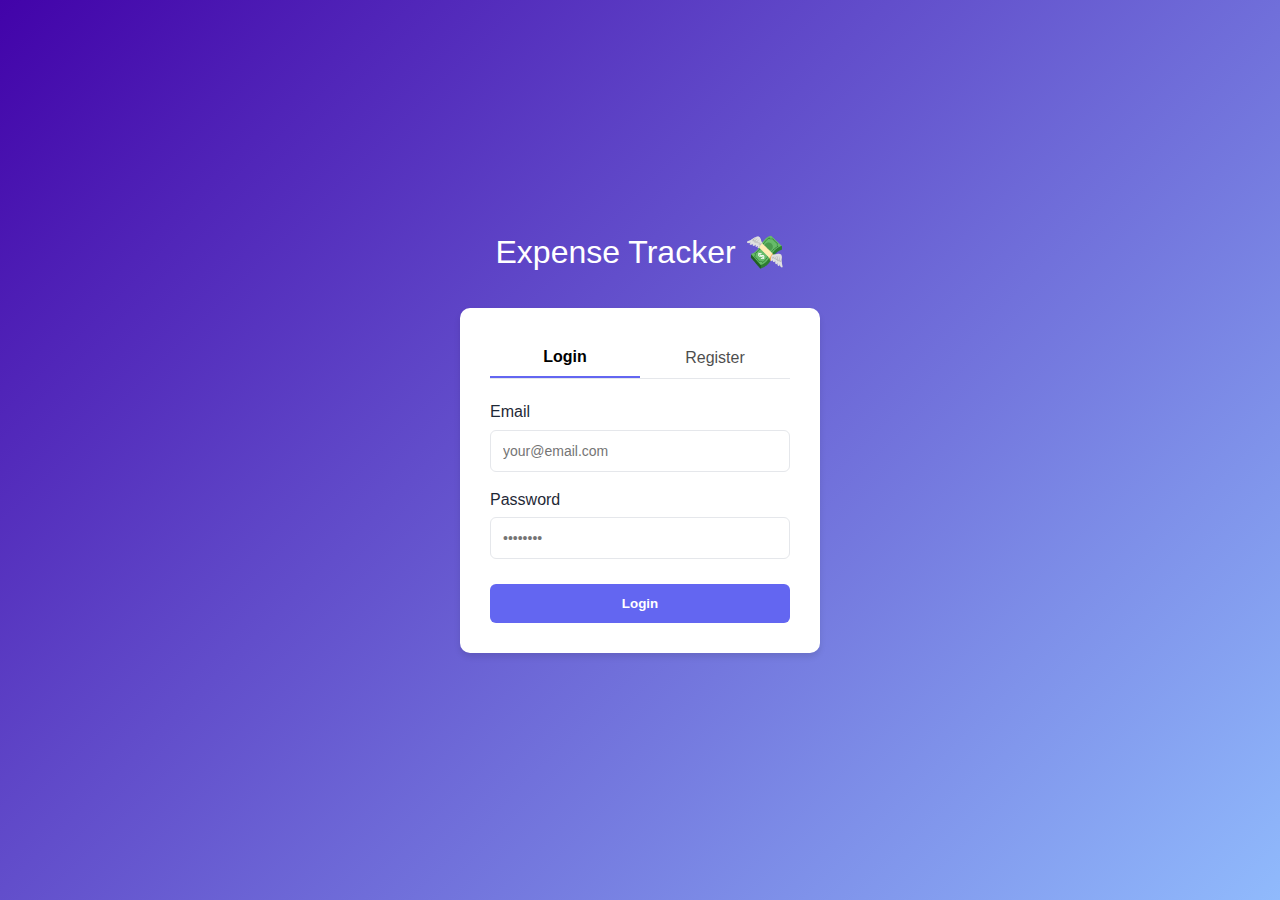
<file: index.html>
<!DOCTYPE html>
<html lang="en">
  <head>
    <meta charset="UTF-8" />
    <meta name="viewport" content="width=device-width, initial-scale=1.0" />
    <title>Expense Tracker 💸</title>
    <link rel="stylesheet" href="style.css" />
  </head>

  <body>
    <!-- Navigation -->
    <nav class="navbar">
      <div class="container">
        <div class="mobile-menu-toggle">
          <span></span>
          <span></span>
          <span></span>
       </div>
        <a href="index.html" class="navbar-brand">
          <span class="logo-icon">💸</span> Expense Tracker
        </a>
        <ul class="navbar-nav">
          <li class="nav-item">
            <a href="index.html" class="nav-link active">Dashboard</a>
          </li>
          <li class="nav-item">
            <a href="about.html" class="nav-link">About</a>
          </li>
          <li class="nav-item">
            <a href="blog.html" class="nav-link">Blog</a>
          </li>
          <li class="nav-item">
            <a href="contact.html" class="nav-link">Contact</a>
          </li>
        </ul>
        <div class="user-menu">
          <div class="avatar">
            <span id="avatar-letter">R</span>
          </div>
          <div class="dropdown-menu">
            <span id="username">User</span>
            <button id="logout-btn" class="btn-logout">Logout</button>
          </div>
        </div>
      </div>
    </nav>

    <div class="container">
      <div class="dashboard">
        <div class="card summary-card">
          <div class="summary-header">
            <h2>Monthly Summary</h2>
            <span>May 2025</span>
          </div>
          <div class="total-amount">$1,250.00</div>
          <p>Total expenses this month</p>
          <button class="btn btn-primary" id="toggle-form">
            + Add Expenses
          </button>
        </div>
        <div class="card chart-card">
          <h2>Expenses by Category</h2>
          <div class="chart-container">
            <div class="pie-chart" id="pie-chart"></div>
            <div class="chart-legend">
              <div class="legend-item">
                <div
                  class="legend-color"
                  style="background-color: var(--primary)"
                ></div>
                <span>Food (30%)</span>
              </div>
              <div class="legend-item">
                <div
                  class="legend-color"
                  style="background-color: var(--secondary)"
                ></div>
                <span>Transport (25%)</span>
              </div>
              <div class="legend-item">
                <div
                  class="legend-color"
                  style="background-color: var(--warning)"
                ></div>
                <span>Rent (15%)</span>
              </div>
              <div class="legend-item">
                <div
                  class="legend-color"
                  style="background-color: var(--info)"
                ></div>
                <span>Other (30%)</span>
              </div>
            </div>
          </div>
        </div>
      </div>

      <div id="expense-form-card" style="display: none" class="card">
        <form id="expense-form">
          <div class="form-group">
            <label for="description">Description</label>
            <input type="text" id="description" class="form-control" required />
          </div>
          <div class="form-group">
            <label for="amount">Amount</label>
            <input
              type="number"
              id="amount"
              class="form-control"
              step="0.01"
              min="0"
              required
            />
          </div>
          <div class="form-group">
            <label for="category">Category</label>
            <select id="category" class="form-control" required>
              <option value="Food">Food</option>
              <option value="Transport">Transport</option>
              <option value="Rent">Rent</option>
              <option value="Entertainment">Entertainment</option>
              <option value="Other">Other</option>
            </select>
          </div>
          <div class="form-group">
            <label for="expense-date">Date</label>
            <input
              type="date"
              id="expense-date"
              class="form-control"
              required
            />
          </div>
          <div class="form-actions">
            <button type="submit" class="btn btn-primary">Save Expense</button>
            <button type="button" id="cancel-expense" class="btn">
              Cancel
            </button>
          </div>
        </form>
      </div>

      <div
        id="date-range-picker"
        class="card"
        style="display: none; margin-bottom: 20px"
      >
        <h3>Select Date Range</h3>
        <div class="date-range-form">
          <div class="form-group">
            <label for="start-date">Start Date</label>
            <input type="date" id="start-date" class="form-control" />
          </div>
          <div class="form-group">
            <label for="end-date">End Date</label>
            <input type="date" id="end-date" class="form-control" />
          </div>
          <button id="apply-date-range" class="btn btn-primary">Apply</button>
        </div>
      </div>

      <div class="expenses-list">
        <div class="expenses-header">
          <h2>Recent Expenses</h2>
          <div class="filter-container">
            <select class="filter-select">
              <option>All Categories</option>
              <option>Food</option>
              <option>Transport</option>
              <option>Rent</option>
              <option>Entertainment</option>
            </select>
            <select class="filter-select" data-filter="period">
              <option>This Month</option>
              <option>Last Month</option>
              <option>Last 3 Months</option>
              <option>Custom Range</option>
            </select>
          </div>
        </div>

        <div class="card">
          <table>
            <thead>
              <tr>
                <th>Date</th>
                <th>Category</th>
                <th>Description</th>
                <th>Amount</th>
                <th>Actions</th>
              </tr>
            </thead>
            <tbody>
              <tr>
                <td>May 20, 2025</td>
                <td><span class="category-badge food">Food</span></td>
                <td>Grocery shopping</td>
                <td>$85.50</td>
                <td>
                  <div class="action-buttons">
                    <div class="btn-icon btn-edit">✏️</div>
                    <div class="btn-icon btn-delete">🗑️</div>
                  </div>
                </td>
              </tr>
              <tr>
                <td>May 19, 2025</td>
                <td><span class="category-badge transport">Transport</span></td>
                <td>Uber ride</td>
                <td>$24.75</td>
                <td>
                  <div class="action-buttons">
                    <div class="btn-icon btn-edit">✏️</div>
                    <div class="btn-icon btn-delete">🗑️</div>
                  </div>
                </td>
              </tr>
            </tbody>
          </table>
        </div>
      </div>
    </div>
    <div id="toast" class="toast"></div>
    <script src="script.js"></script>
  </body>
</html>
</file>
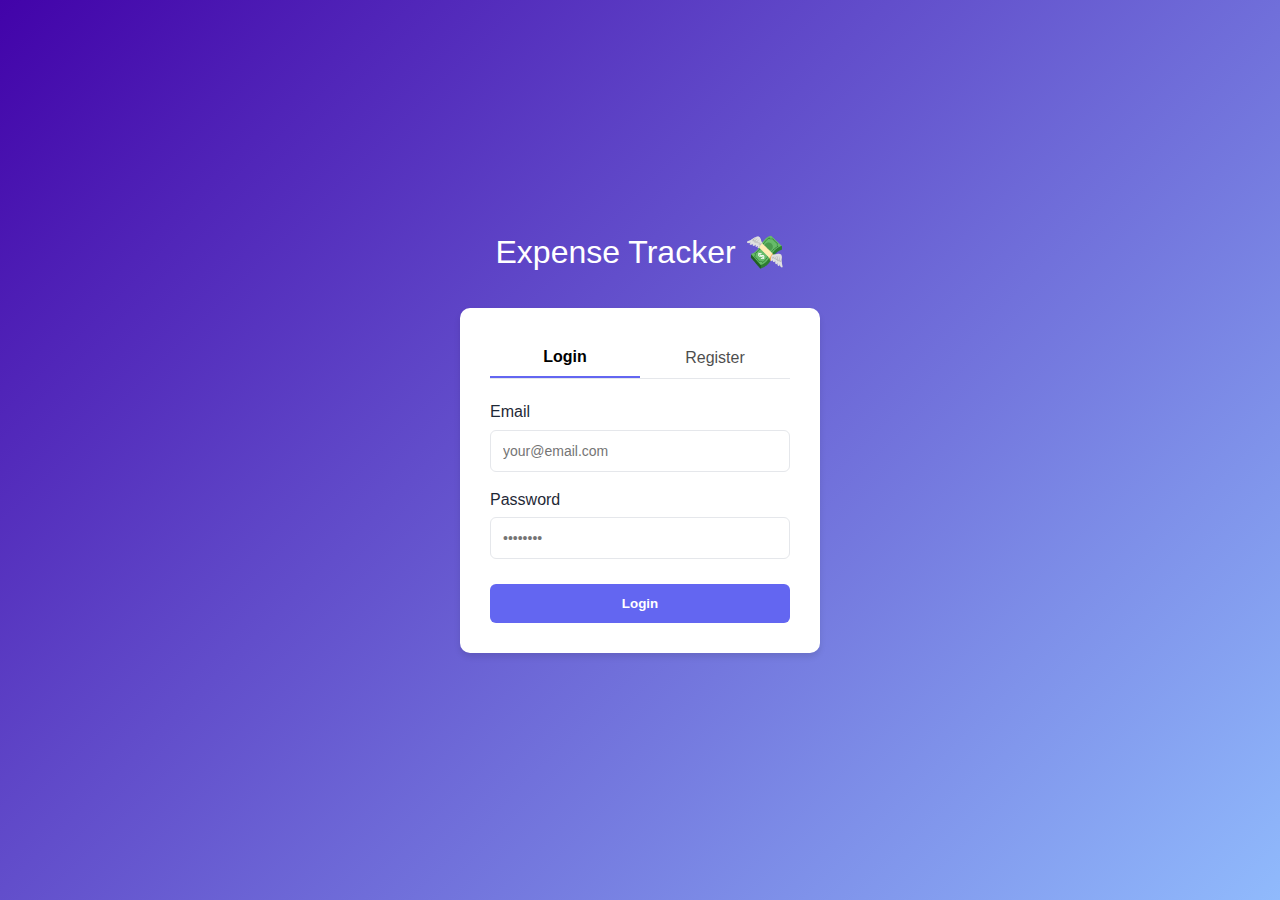
<file: about.html>
<!DOCTYPE html>
<html lang="en">
<head>
  <meta charset="UTF-8">
  <meta name="viewport" content="width=device-width, initial-scale=1.0">
  <title>About - Expense Tracker 💸</title>
  <link rel="stylesheet" href="style.css">
  <style>
    .about-container {
      max-width: 800px;
      margin: 0 auto;
    }
    
    .features {
      display: grid;
      grid-template-columns: repeat(auto-fill, minmax(250px, 1fr));
      gap: 20px;
      margin-top: 20px;
    }
    
    .feature-card {
      background-color: var(--light);
      padding: 20px;
      border-radius: 8px;
      text-align: center;
    }
    
    .feature-card i {
      font-size: 36px;
      color: var(--primary);
      margin-bottom: 15px;
      display: block;
    }
    
    .feature-card h3 {
      margin-bottom: 10px;
      color: var(--dark);
    }
    
    .feature-card p {
      color: var(--gray);
      font-size: 14px;
    }
    
    .team {
      display: grid;
      grid-template-columns: repeat(auto-fill, minmax(200px, 1fr));
      gap: 20px;
      margin-top: 20px;
    }
    
    .team-member {
      text-align: center;
    }
    
    .team-avatar {
      width: 120px;
      height: 120px;
      border-radius: 50%;
      background-color: var(--primary);
      display: flex;
      align-items: center;
      justify-content: center;
      margin: 0 auto 15px;
      color: white;
      font-size: 48px;
      font-weight: bold;
    }
    
    .team-member h3 {
      margin-bottom: 5px;
      color: var(--dark);
    }
    
    .team-member p {
      color: var(--gray);
      font-size: 14px;
      margin-bottom: 10px;
    }
  </style>
</head>
<body>
  <!-- Navigation -->
  <nav class="navbar">
    <div class="container">
        <div class="mobile-menu-toggle">
           <span></span>
           <span></span>
           <span></span>
       </div>
      <a href="index.html" class="navbar-brand">
        <span class="logo-icon">💸</span> Expense Tracker
      </a>
      <ul class="navbar-nav">
        <li class="nav-item"><a href="index.html" class="nav-link">Dashboard</a></li>
        <li class="nav-item"><a href="about.html" class="nav-link active">About</a></li>
        <li class="nav-item"><a href="blog.html" class="nav-link">Blog</a></li>
        <li class="nav-item"><a href="contact.html" class="nav-link">Contact</a></li>
      </ul>
      <div class="user-menu">
        <div class="avatar">
          <span id="avatar-letter">U</span>
        </div>
        <div class="dropdown-menu">
          <span id="username">User</span>
          <button id="logout-btn" class="btn-logout">Logout</button>
        </div>
      </div>
    </div>
  </nav>

  <div class="container">
    <div class="about-container">
      <div class="page-header">
        <h1>About Expense Tracker</h1>
        <p>Your personal finance companion for a better financial future</p>
      </div>
      
      <div class="card section">
        <h2>Our Mission</h2>
        <p>At Expense Tracker, we believe that financial freedom starts with awareness. Our mission is to empower individuals to take control of their finances by providing simple, intuitive tools for tracking expenses and making informed financial decisions.</p>
        <p>Founded in 2023, Expense Tracker has helped thousands of users gain insights into their spending habits, set realistic budgets, and achieve their financial goals.</p>
      </div>
      
      <div class="card section">
        <h2>Key Features</h2>
        <div class="features">
          <div class="feature-card">
            <i>📊</i>
            <h3>Expense Tracking</h3>
            <p>Easily log and categorize your daily expenses to understand where your money goes.</p>
          </div>
          
          <div class="feature-card">
            <i>📈</i>
            <h3>Visual Analytics</h3>
            <p>Get insightful charts and reports to visualize your spending patterns over time.</p>
          </div>
          
          <div class="feature-card">
            <i>🔒</i>
            <h3>Secure Storage</h3>
            <p>Your financial data is securely stored and accessible only to you.</p>
          </div>
          
          <div class="feature-card">
            <i>📱</i>
            <h3>Mobile Friendly</h3>
            <p>Access your expense data on any device, anytime, anywhere.</p>
          </div>
          
          <div class="feature-card">
            <i>🔔</i>
            <h3>Budget Alerts</h3>
            <p>Set budget limits and receive notifications when you're approaching them.</p>
          </div>
          
          <div class="feature-card">
            <i>🌙</i>
            <h3>Dark Mode</h3>
            <p>Easy on the eyes with our customizable dark mode interface.</p>
          </div>
        </div>
      </div>
      
      <div class="card section">
        <h2>Our Team</h2>
        <p>Expense Tracker is built by a passionate team of finance experts and developers dedicated to creating the best personal finance tool.</p>
        
        <div class="team">
          <div class="team-member">
            <div class="team-avatar" style="background-color: var(--primary);">J</div>
            <h3>John Smith</h3>
            <p>Founder & CEO</p>
          </div>
          
          <div class="team-member">
            <div class="team-avatar" style="background-color: var(--secondary);">J</div>
            <h3>Joy Onyechege</h3>
            <p>Lead Developer</p>
          </div>
          
          <div class="team-member">
            <div class="team-avatar" style="background-color: var(--warning);">M</div>
            <h3>Michael Chen</h3>
            <p>Financial Advisor</p>
          </div>
        </div>
      </div>
      
      <div class="card section">
        <h2>Our Story</h2>
        <p>Expense Tracker began as a personal project by our founder, John Smith, who was frustrated with the complexity of existing financial tools. What started as a simple spreadsheet evolved into a comprehensive expense tracking application designed to be both powerful and easy to use.</p>
        <p>Today, Expense Tracker is used by individuals and families worldwide who want to gain control over their finances without the steep learning curve of traditional accounting software.</p>
        <p>We're constantly improving our platform based on user feedback and the latest financial management best practices. Our goal is to make financial management accessible to everyone, regardless of their financial literacy level.</p>
      </div>
    </div>
  </div>

  <div id="toast" class="toast"></div>
  <script src="script.js"></script>
</body>
</html>
</file>
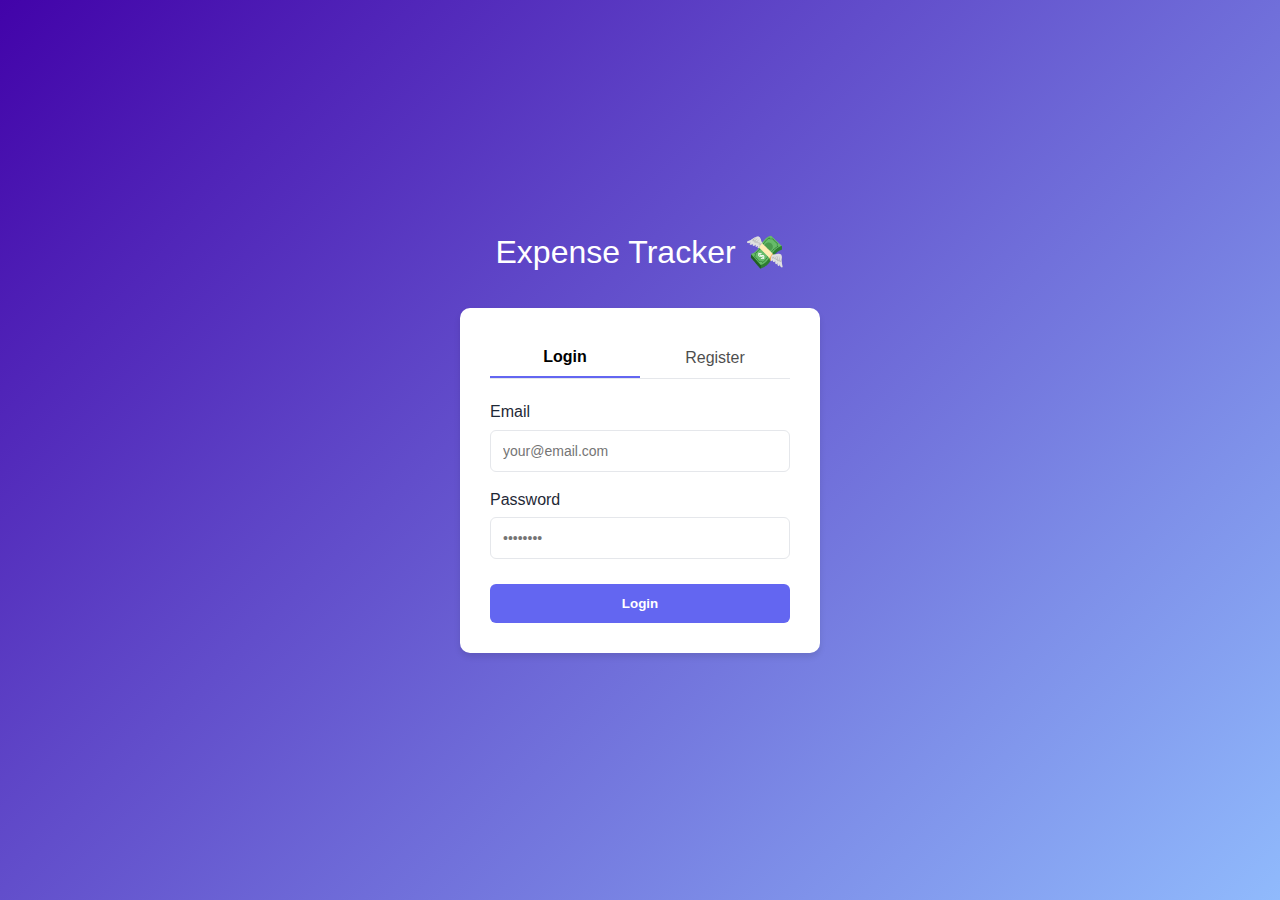
<file: blog.html>
<!DOCTYPE html>
<html lang="en">
<head>
  <meta charset="UTF-8">
  <meta name="viewport" content="width=device-width, initial-scale=1.0">
  <title>Blog - Expense Tracker 💸</title>
  <link rel="stylesheet" href="style.css">
  <style>
    .blog-container {
      max-width: 1000px;
      margin: 0 auto;
    }
    
    .blog-grid {
      display: grid;
      grid-template-columns: repeat(auto-fill, minmax(300px, 1fr));
      gap: 30px;
    }
    
    .blog-card {
      background-color: white;
      border-radius: 10px;
      overflow: hidden;
      box-shadow: 0 2px 10px rgba(0, 0, 0, 0.1);
      transition: transform 0.3s, box-shadow 0.3s;
      cursor: pointer;
    }
    
    .blog-card:hover {
      transform: translateY(-5px);
      box-shadow: 0 5px 15px rgba(0, 0, 0, 0.2);
    }
    
    .blog-image {
      height: 200px;
      background-color: var(--light);
      display: flex;
      align-items: center;
      justify-content: center;
      font-size: 48px;
    }
    
    .blog-content {
      padding: 20px;
    }
    
    .blog-category {
      display: inline-block;
      padding: 5px 10px;
      background-color: var(--light);
      color: var(--primary);
      border-radius: 20px;
      font-size: 12px;
      margin-bottom: 10px;
    }
    
    .blog-title {
      font-size: 20px;
      margin-bottom: 10px;
      color: var(--dark);
    }
    
    .blog-excerpt {
      color: var(--gray);
      margin-bottom: 15px;
      line-height: 1.5;
    }
    
    .blog-meta {
      display: flex;
      justify-content: space-between;
      color: var(--gray);
      font-size: 14px;
      border-top: 1px solid var(--light);
      padding-top: 15px;
    }
    
    .blog-post {
      background-color: white;
      border-radius: 10px;
      padding: 30px;
      box-shadow: 0 2px 10px rgba(0, 0, 0, 0.1);
      margin-bottom: 30px;
    }
    
    .blog-post-header {
      margin-bottom: 20px;
    }
    
    .blog-post-title {
      font-size: 28px;
      color: var(--primary);
      margin-bottom: 10px;
    }
    
    .blog-post-meta {
      display: flex;
      justify-content: space-between;
      color: var(--gray);
      font-size: 14px;
      margin-bottom: 20px;
    }
    
    .blog-post-content {
      line-height: 1.8;
      color: var(--dark);
    }
    
    .blog-post-content p {
      margin-bottom: 20px;
    }
    
    .blog-post-content h3 {
      color: var(--primary);
      margin: 30px 0 15px;
    }
    
    .blog-post-content ul {
      margin-bottom: 20px;
      padding-left: 20px;
    }
    
    .blog-post-content li {
      margin-bottom: 10px;
    }
    
    .back-to-blogs {
      display: inline-block;
      margin-bottom: 20px;
      color: var(--primary);
      text-decoration: none;
      font-weight: 500;
    }
    
    .back-to-blogs:hover {
      text-decoration: underline;
    }
  </style>
</head>
<body>
  <!-- Navigation -->
  <nav class="navbar">
    <div class="container">
        <div class="mobile-menu-toggle">
           <span></span>
           <span></span>
           <span></span>
       </div>
      <a href="index.html" class="navbar-brand">
        <span class="logo-icon">💸</span> Expense Tracker
      </a>
      <ul class="navbar-nav">
        <li class="nav-item"><a href="index.html" class="nav-link">Dashboard</a></li>
        <li class="nav-item"><a href="about.html" class="nav-link">About</a></li>
        <li class="nav-item"><a href="blog.html" class="nav-link active">Blog</a></li>
        <li class="nav-item"><a href="contact.html" class="nav-link">Contact</a></li>
      </ul>
      <div class="user-menu">
        <div class="avatar">
          <span id="avatar-letter">U</span>
        </div>
        <div class="dropdown-menu">
          <span id="username">User</span>
          <button id="logout-btn" class="btn-logout">Logout</button>
        </div>
      </div>
    </div>
  </nav>

  <div class="container">
    <div class="blog-container">
      <!-- Blog List View -->
      <div id="blog-list-view">
        <div class="page-header">
          <h1>Financial Insights Blog</h1>
          <p>Tips, tricks, and strategies to improve your financial health</p>
        </div>
        
        <div class="blog-grid">
          <!-- Blog Card 1 -->
          <div class="blog-card" data-blog-id="1">
            <div class="blog-image" style="background-color: #e0e7ff;">
              💸
            </div>
            <div class="blog-content">
              <span class="blog-category">Budgeting</span>
              <h2 class="blog-title">5 Simple Steps to Create a Budget That Actually Works</h2>
              <p class="blog-excerpt">Learn how to create a realistic budget that you can actually stick to with these practical tips.</p>
              <div class="blog-meta">
                <span>May 25, 2025</span>
                <span>5 min read</span>
              </div>
            </div>
          </div>
          
          <!-- Blog Card 2 -->
          <div class="blog-card" data-blog-id="2">
            <div class="blog-image" style="background-color: #d1fae5;">
              📊
            </div>
            <div class="blog-content">
              <span class="blog-category">Saving</span>
              <h2 class="blog-title">The 50/30/20 Rule: Simplify Your Financial Life</h2>
              <p class="blog-excerpt">Discover how the 50/30/20 budgeting rule can help you balance necessities, wants, and savings.</p>
              <div class="blog-meta">
                <span>May 18, 2025</span>
                <span>4 min read</span>
              </div>
            </div>
          </div>
          
          <!-- Blog Card 3 -->
          <div class="blog-card" data-blog-id="3">
            <div class="blog-image" style="background-color: #fef3c7;">
              🏠
            </div>
            <div class="blog-content">
              <span class="blog-category">Housing</span>
              <h2 class="blog-title">Rent vs. Buy: Making the Right Housing Decision</h2>
              <p class="blog-excerpt">Analyze the pros and cons of renting versus buying a home based on your financial situation.</p>
              <div class="blog-meta">
                <span>May 10, 2025</span>
                <span>7 min read</span>
              </div>
            </div>
          </div>
          
          <!-- Blog Card 4 -->
          <div class="blog-card" data-blog-id="4">
            <div class="blog-image" style="background-color: #dbeafe;">
              📱
            </div>
            <div class="blog-content">
              <span class="blog-category">Technology</span>
              <h2 class="blog-title">Top 10 Apps to Help You Save Money in 2025</h2>
              <p class="blog-excerpt">Explore the best mobile apps that can help you track expenses, find deals, and grow your savings.</p>
              <div class="blog-meta">
                <span>May 5, 2025</span>
                <span>6 min read</span>
              </div>
            </div>
          </div>
          
          <!-- Blog Card 5 -->
          <div class="blog-card" data-blog-id="5">
            <div class="blog-image" style="background-color: #dcfce7;">
              🌱
            </div>
            <div class="blog-content">
              <span class="blog-category">Investing</span>
              <h2 class="blog-title">Investing for Beginners: Start Growing Your Wealth Today</h2>
              <p class="blog-excerpt">Learn the basics of investing and how to start building wealth even with a small amount of money.</p>
              <div class="blog-meta">
                <span>April 28, 2025</span>
                <span>8 min read</span>
              </div>
            </div>
          </div>
          
          <!-- Blog Card 6 -->
          <div class="blog-card" data-blog-id="6">
            <div class="blog-image" style="background-color: #fee2e2;">
              🛒
            </div>
            <div class="blog-content">
              <span class="blog-category">Shopping</span>
              <h2 class="blog-title">Smart Shopping: How to Save Money on Everyday Purchases</h2>
              <p class="blog-excerpt">Discover practical strategies to reduce your spending on groceries, clothing, and other essentials.</p>
              <div class="blog-meta">
                <span>April 20, 2025</span>
                <span>5 min read</span>
              </div>
            </div>
          </div>
        </div>
      </div>
      
      <!-- Blog Post View -->
      <div id="blog-post-view" style="display: none;">
        <a href="#" class="back-to-blogs" id="back-to-blogs">← Back to all articles</a>
        
        <div class="blog-post card">
          <div class="blog-post-header">
            <h1 class="blog-post-title">5 Simple Steps to Create a Budget That Actually Works</h1>
            <div class="blog-post-meta">
              <span>By John Smith</span>
              <span>May 25, 2025</span>
            </div>
          </div>
          
          <div class="blog-post-content">
            <p>Creating a budget is one thing, but sticking to it is another challenge entirely. Many people create detailed budgets only to abandon them within weeks. The key to a successful budget isn't just about crunching numbers—it's about creating a realistic plan that aligns with your lifestyle and financial goals.</p>
            
            <p>In this article, we'll walk through five simple steps to create a budget that you can actually maintain over the long term.</p>
            
            <h3>1. Track Your Current Spending</h3>
            <p>Before you can create an effective budget, you need to understand where your money is currently going. Use the Expense Tracker app to record all your expenses for at least one month. Categorize each expense and look for patterns in your spending habits.</p>
            <p>This step is crucial because it gives you a realistic picture of your financial habits. Many people underestimate how much they spend in certain categories, especially on small, frequent purchases like coffee or dining out.</p>
            
            <h3>2. Identify Your Financial Goals</h3>
            <p>A budget without purpose is just a list of restrictions. Define what you're trying to achieve with your budget:</p>
            <ul>
              <li>Are you saving for a down payment on a house?</li>
              <li>Do you want to pay off credit card debt?</li>
              <li>Are you building an emergency fund?</li>
              <li>Are you saving for retirement or your children's education?</li>
            </ul>
            <p>Having clear goals will help you stay motivated when budgeting gets challenging.</p>
            
            <h3>3. Use the 50/30/20 Rule as a Starting Point</h3>
            <p>The 50/30/20 rule provides a simple framework for allocating your income:</p>
            <ul>
              <li><strong>50% for needs:</strong> Essential expenses like housing, utilities, groceries, and transportation</li>
              <li><strong>30% for wants:</strong> Non-essential spending like dining out, entertainment, and hobbies</li>
              <li><strong>20% for savings and debt repayment:</strong> Building your emergency fund, investing, and paying down debt</li>
            </ul>
            <p>This rule is flexible—you can adjust the percentages based on your personal situation and financial goals.</p>
            
            <h3>4. Choose a Budgeting Method That Fits Your Personality</h3>
            <p>There's no one-size-fits-all approach to budgeting. Consider these popular methods:</p>
            <ul>
              <li><strong>Zero-based budgeting:</strong> Give every dollar a job until your income minus expenses equals zero</li>
              <li><strong>Envelope system:</strong> Allocate cash to different spending categories using physical envelopes</li>
              <li><strong>Pay yourself first:</strong> Automatically transfer money to savings before budgeting the rest</li>
              <li><strong>50/30/20 budget:</strong> Allocate by needs, wants, and savings as described above</li>
            </ul>
            <p>The best budgeting method is the one you'll actually stick with, so choose based on your preferences and habits.</p>
            
            <h3>5. Review and Adjust Regularly</h3>
            <p>A budget isn't a set-it-and-forget-it tool. Schedule monthly budget reviews to assess your progress and make necessary adjustments. Life changes, income fluctuates, and priorities shift—your budget should evolve accordingly.</p>
            <p>During your review, ask yourself:</p>
            <ul>
              <li>Did I stay within my budget categories?</li>
              <li>If not, why? Were my allocations unrealistic, or did unexpected expenses arise?</li>
              <li>Am I making progress toward my financial goals?</li>
              <li>Do I need to adjust any categories for next month?</li>
            </ul>
            <p>This regular review process helps you refine your budget over time, making it increasingly effective and sustainable.</p>
            
            <h3>Conclusion</h3>
            <p>Creating a budget that works isn't about perfection—it's about progress. By tracking your spending, setting clear goals, using a flexible framework, choosing the right method, and reviewing regularly, you'll develop a budget that helps you take control of your finances rather than feeling controlled by them.</p>
            <p>Remember that budgeting is a skill that improves with practice. Be patient with yourself, celebrate small wins, and keep refining your approach until you find what works for you.</p>
          </div>
        </div>
      </div>
    </div>
  </div>

  <div id="toast" class="toast"></div>
  <script src="script.js"></script>

  <script>
     document.addEventListener('DOMContentLoaded', function() {
        // Blog functionality
        const blogCards = document.querySelectorAll('.blog-card');
        const blogListView = document.getElementById('blog-list-view');
        const blogPostView = document.getElementById('blog-post-view');
        const backToBlogsBtn = document.getElementById('back-to-blogs');

        //Blog post data
        const blogPosts = {
            1: {
                title: "5 Simple Steps to Create a Budget That Actually Works",
                author: "John Smith",
                date: "May 25 2025",
                category: "Budgeting",
                content: document.querySelector('.blog-post-content').innerHTML
            },
            2: {
                title: "The 50/30/20 Rule: Simplify Your Financial Life",
                author: "Sarah Johnson",
                date: "May 18, 2025",
                category: "Saving",
                content: ` 
                 <p>Managing your money doesn't have to be complicated. The 50/30/20 rule offers a straightforward approach to budgeting that can help anyone take control of their finances without getting lost in the details.</p>

                 <p>This budgeting method, popularized by Senator Elizabeth Warren in her book "All Your Worth: The Ultimate Lifetime Money Plan," divides your after-tax income into three simple categories: needs, wants, and savings/debt repayment.</p>

                 <h3>Understanding the 50/30/20 Rule</h3>
                 <ul>
                   <li><strong>50% to Needs:</strong> These are essential expenses you can't avoid—housing, utilities, groceries, transportation, minimum debt payments, and insurance.</li>
                   <li><strong>30% to Wants:</strong> These are non-essential expenses that enhance your lifestyle—dining out, entertainment, hobbies, subscriptions, and vacations.</li>
                   <li><strong>20% to Savings and Debt Repayment:</strong> This portion goes toward building your financial future—emergency fund, retirement accounts, investments, and paying down debt beyond minimum payments.</li> 
                 </ul>

                 <h3>Why the 50/30/20 Rule Works</h3>
                 <p>This budgeting approach is effective for several reasons:</p>
                 <ul>
                    <li><strong>Simplicity:</strong> With just three categories to track, you avoid the tedious task of monitoring dozens of specific budget lines.</li>
                    <li><strong>Flexibility:</strong> Within each category, you have freedom to adjust spending as needed without reworking your entire budget.</li>
                    <li><strong>Balance:</strong> It acknowledges that both financial responsibility (needs and savings) and quality of life (wants) are important.</li>
                    <li><strong>Sustainability:</strong> By allowing room for enjoyment while prioritizing necessities and future goals, it creates a budget you can maintain long-term.</li>
                 </ul>

                 <h3>Implementing the 50/30/20 Rule</h3>
                 <p>Follow these steps to apply this budgeting method to your finances:</p>

                 <h3>Step 1: Calculate Your After-Tax Income</h3>
                 <p>Start with your take-home pay—what remains after taxes and mandatory deductions. If you're self-employed, subtract your estimated tax payments from your gross income.</p>
        
                 <h3>Step 2: Calculate Your Category Limits</h3>
                 <p>Multiply your after-tax income by 0.5, 0.3, and 0.2 to determine your spending limits for needs, wants, and savings/debt repayment, respectively.</p>
        
                 <h3>Step 3: Track Your Spending</h3>
                 <p>Use the Expense Tracker app to categorize your expenses and see how your actual spending compares to the 50/30/20 targets.</p>
        
                 <h3>Step 4: Make Adjustments</h3>
                 <p>If your current spending doesn't align with the recommended percentages, identify areas where you can make changes:</p>
                 <ul>
                    <li>If you're spending more than 50% on needs, consider downsizing your housing, refinancing loans, or finding ways to reduce essential costs.</li>
                    <li>If wants exceed 30%, look for less expensive alternatives or eliminate subscriptions and services you rarely use.</li>
                    <li>If you're saving less than 20%, try automating transfers to savings accounts on payday before you have a chance to spend the money.</li>
                 </ul>

                 <h3>Conclusion</h3>
                 <p>The 50/30/20 rule provides a simple framework that can help you balance current needs, lifestyle choices, and future financial security. By focusing on these broad categories rather than micromanaging every expense, you can create a sustainable budget that guides your financial decisions without dominating your life.</p>
                 <p>Remember that budgeting is personal—the right approach is the one that helps you meet your financial goals while still enjoying your life along the way.</p>
                `
            },
            3: {
                title: "Rent vs. Buy: Making the Right Housing Decision",
                author: "Michael Chen",
                date: "May 10, 2025",
                category: "Housing",
                content: ` 
                  <p>The decision to rent or buy a home is one of the most significant financial choices you'll make. While conventional wisdom often suggests that buying is always better than renting, the reality is more nuanced. The right choice depends on your financial situation, lifestyle preferences, and long-term goals.</p>
        
                  <p>In this article, we'll explore the factors you should consider when deciding whether to rent or buy, helping you make an informed decision that aligns with your personal circumstances.</p>
        
                  <h3>Financial Considerations</h3>
        
                  <h3>1. Upfront Costs</h3>
                  <p><strong>Renting:</strong> Typically requires first and last month's rent plus a security deposit—usually equivalent to 1-3 months of rent.</p>
                  <p><strong>Buying:</strong> Requires a down payment (typically 3-20% of the home price), closing costs (2-5%), and moving expenses. This can amount to tens of thousands of dollars upfront.</p>
        
                  <h3>2. Ongoing Costs</h3>
                  <p><strong>Renting:</strong> Monthly rent, renter's insurance, and sometimes utilities. Costs are predictable and maintenance is the landlord's responsibility.</p>
                  <p><strong>Buying:</strong> Mortgage payment, property taxes, homeowner's insurance, utilities, maintenance, and repairs. The rule of thumb is to budget 1-4% of your home's value annually for maintenance and repairs.</p>
        
                  <h3>3. Equity Building</h3>
                  <p><strong>Renting:</strong> No equity building; your monthly payments don't contribute to ownership.</p>
                  <p><strong>Buying:</strong> Each mortgage payment builds equity in your home, creating a form of forced savings.</p>
        
                  <h3>4. Investment Potential</h3>
                  <p><strong>Renting:</strong> Frees up capital that could be invested elsewhere, potentially generating higher returns than real estate in some markets.</p>
                  <p><strong>Buying:</strong> Home value may appreciate over time, but returns vary widely by location and economic conditions. Real estate isn't always the best investment.</p>
        
                  <h3>Lifestyle Considerations</h3>
        
                  <h3>1. Flexibility</h3>
                  <p><strong>Renting:</strong> Offers flexibility to relocate when your lease ends without the burden of selling a property.</p>
                  <p><strong>Buying:</strong> Creates roots in a community but makes moving more complicated and potentially costly.</p>
        
                  <h3>2. Customization</h3>
                  <p><strong>Renting:</strong> Limited ability to customize or renovate the space.</p>
                  <p><strong>Buying:</strong> Freedom to renovate, decorate, and modify your home to suit your preferences.</p>
        
                  <h3>3. Stability</h3>
                  <p><strong>Renting:</strong> Subject to rent increases and the possibility of having to move if the landlord sells or doesn't renew your lease.</p>
                  <p><strong>Buying:</strong> Provides stability with fixed-rate mortgages and protection from rising housing costs (though property taxes and insurance may increase).</p>
        
                  <h3>Conclusion</h3>
                  <p>The rent vs. buy decision isn't simply about what you can afford—it's about what makes the most sense for your financial goals and lifestyle preferences. Neither option is inherently better; the right choice depends on your individual circumstances.</p>
                  <p>Take time to analyze both the financial and non-financial aspects of each option. Consider consulting with a financial advisor who can help you evaluate the long-term implications of your housing decision based on your specific situation.</p>
                  <p>Remember that your housing needs will likely change throughout your life, and what makes sense today might not be the right choice in five or ten years. The key is making an informed decision that supports your current needs while aligning with your long-term financial goals.</p>
                `
            },
            4: {
                title: "Top 10 Apps to Helps You Save Money in 2025",
                author: "Alex Rivera",
                date: "May 5, 2025",
                category: "Technology",
                content: ` 
                  <p>In today's digital age, your smartphone can be one of your most powerful tools for managing finances and finding savings opportunities. With the right apps, you can automate savings, track expenses, find deals, and make smarter financial decisions with minimal effort.</p>

                  <p>Here's our roundup of the top 10 money-saving apps that are making waves in 2025:</p>

                  <h3>1. Expense Tracker Pro</h3>
                  <p>Our own Expense Tracker app has evolved into a comprehensive financial management tool that helps you visualize spending patterns, set budgets, and identify areas where you can cut back. The Pro version now includes AI-powered insights that predict future expenses and suggest personalized saving opportunities.</p>
                  <p><strong>Best for:</strong> Comprehensive expense tracking and budget management</p>

                  <h3>2. RoundUp</h3>
                  <p>This micro-saving app rounds up your purchases to the nearest dollar and invests the difference. The latest version includes themed investment portfolios aligned with your values, from sustainable energy to education technology.</p>
                  <p><strong>Best for:</strong> Painless saving and investing without changing your spending habits</p>

                  <h3>3. BillSlasher</h3>
                  <p>This AI-powered negotiation assistant analyzes your recurring bills (cable, internet, phone, insurance) and either negotiates better rates on your behalf or suggests comparable alternatives at lower prices. Users report average savings of $350 annually.</p>
                  <p><strong>Best for:</strong> Reducing monthly bills without the hassle of negotiating yourself</p>

                  <h3>4. GrocerySaver</h3>
                  <p>This app combines local grocery store flyers, digital coupons, and cashback offers in one place. Its meal planning feature suggests recipes based on sale items, helping you save on groceries while reducing food waste.</p>
                  <p><strong>Best for:</strong> Maximizing grocery savings without extreme couponing</p>

                  <h3>5. CommuteCash</h3>
                  <p>This innovative app rewards sustainable commuting choices. Walk, bike, carpool, or use public transit to earn points redeemable for gift cards, transit passes, or cash. Some employers now offer bonus incentives through the platform.</p>
                  <p><strong>Best for:</strong> Saving on transportation costs while reducing your carbon footprint</p>

                  <h3>6. SubscriptionManager</h3>
                  <p>This app identifies all your subscriptions across multiple payment methods and helps you cancel unused services with a single tap. It also highlights overlapping services and negotiates better rates on subscriptions you want to keep.</p>
                  <p><strong>Best for:</strong> Eliminating subscription waste and preventing "forgotten" recurring charges</p>

                  <h3>7. CashbackMaximizer</h3>
                  <p>This app aggregates cashback offers across multiple platforms and automatically applies the best available deal when you shop online. It also stacks cashback with coupon codes and credit card rewards for maximum savings.</p>
                  <p><strong>Best for:</strong> Maximizing returns on online shopping without managing multiple cashback accounts</p>

                  <h3>8. EnergyMinimizer</h3>
                  <p>Connect this app to your smart home devices to receive personalized recommendations for reducing energy consumption. It analyzes your usage patterns and can automatically adjust settings to save electricity during peak pricing periods.</p>
                  <p><strong>Best for:</strong> Reducing utility bills through smarter energy usage</p>
        
                  <h3>9. SecondhandScout</h3>
                  <p>This app searches multiple secondhand marketplaces (eBay, Facebook Marketplace, Poshmark, etc.) to find the best deals on items you're looking for. Set alerts for specific items and receive notifications when they become available at your target price.</p>
                  <p><strong>Best for:</strong> Saving money by buying quality used items instead of new</p>
        
                  <h3>10. LoyaltyWallet</h3>
                  <p>This app centralizes all your loyalty programs and points in one place, tracks expiration dates, and suggests optimal redemption strategies. It also identifies opportunities to earn bonus points through special promotions or partner offers.</p>
                  <p><strong>Best for:</strong> Maximizing value from loyalty programs without keeping track of multiple accounts</p>

                  <h3>How to Choose the Right Apps for You</h3>
                  <p>While all these apps offer valuable money-saving features, trying to use too many simultaneously can become overwhelming. Consider your financial goals and pain points to select 2-3 apps that address your specific needs:</p>
                  <ul>
                    <li>If you struggle with budgeting and overspending, prioritize Expense Tracker Pro</li>
                    <li>If saving consistently is your challenge, RoundUp might be your best starting point</li>
                    <li>If you're already budget-conscious but want to maximize deals, focus on CashbackMaximizer or GrocerySaver</li>
                  </ul>

                  <h3>Privacy Considerations</h3>
                  <p>When using financial apps, always review privacy policies and security features. Look for apps that use bank-level encryption, don't sell your personal data, and allow you to control what information is shared. Remember that convenience sometimes comes with privacy trade-offs, so choose apps that align with your comfort level regarding data sharing.</p>
        
                  <h3>Conclusion</h3>
                  <p>The right combination of money-saving apps can help you build better financial habits, identify savings opportunities, and make your money work harder for you. By leveraging technology to automate and optimize your finances, you can achieve your financial goals faster without spending hours managing your money manually.</p>
                  <p>What are your favorite money-saving apps? Share your experiences in the comments below!</p>
                `
            },
            5: {
                title: "Investing for Beginners: Start Growing Your Wealth Today",
                author: "Priya Patel",
                date: "April 28, 2025",
                category: "Investing",
                content: ` 
                  <p>Investing can seem intimidating if you're just getting started, but it doesn't have to be. With a solid understanding of the basics and a strategic approach, anyone can begin building wealth through investments—even with a modest amount of money.</p>

                  <p>This guide will walk you through the essential steps to start your investing journey with confidence.</p>

                  <h3>Why Start Investing Now?</h3>
                  <p>The most powerful advantage any investor has is time. Thanks to compound interest—what Einstein allegedly called the "eighth wonder of the world"—even small investments can grow significantly over decades.</p>
                  <p>For example, if you invest $100 monthly with an average annual return of 7%, you'll have:</p>
                  <ul>
                    <li>After 10 years: ~$17,300 (your contribution: $12,000)</li>
                    <li>After 20 years: ~$52,000 (your contribution: $24,000)</li>
                    <li>After 30 years: ~$122,700 (your contribution: $36,000)</li>
                  </ul>
                  <p>The earlier you start, the more your money works for you rather than you working for your money.</p>

                  <h3>Step 1: Set Clear Financial Goals</h3>
                  <p>Before investing a single dollar, define what you're investing for:</p>
                  <ul>
                    <li><strong>Retirement:</strong> The most common long-term investment goal</li>
                    <li><strong>Major purchase:</strong> Home down payment, education, etc.</li>
                    <li><strong>Financial independence:</strong> Building wealth to have more choices</li>
                    <li><strong>Legacy:</strong> Creating wealth to pass on to future generations</li>
                  </ul>
                  <p>Your goals will determine your investment timeline, risk tolerance, and appropriate investment vehicles.</p>

                  <h3>Step 2: Create a Solid Financial Foundation</h3>
                  <p>Before diving into investments, ensure you have:</p>
                  <ul>
                    <li>An emergency fund covering 3-6 months of essential expenses</li>
                    <li>No high-interest debt (like credit cards)</li>
                    <li>A budget that allows for consistent investing</li>
                  </ul>
                  <p>Investing shouldn't come at the expense of financial stability. Use your Expense Tracker app to ensure you're allocating funds appropriately.</p>

                  <h3>Step 3: Understand Investment Vehicles</h3>
                  <p>Here are the most common investment options for beginners:</p>
        
                  <h3>Retirement Accounts</h3>
                  <p><strong>401(k)/403(b):</strong> Employer-sponsored retirement plans that often include matching contributions (free money!). Contributions are typically pre-tax, reducing your current tax burden.</p>
                  <p><strong>IRA (Individual Retirement Account):</strong> Personal retirement accounts that come in two main varieties:</p>
                  <ul>
                    <li><strong>Traditional IRA:</strong> Tax-deductible contributions with taxes paid upon withdrawal</li>
                    <li><strong>Roth IRA:</strong> After-tax contributions with tax-free growth and withdrawals</li>
                  </ul>

                  <h3>Investment Types</h3>
                  <p><strong>Index Funds:</strong> Collections of stocks or bonds that track a specific market index (like the S&P 500). They offer instant diversification, low fees, and historically reliable returns.</p>
                  <p><strong>ETFs (Exchange-Traded Funds):</strong> Similar to index funds but traded like stocks throughout the day. They offer flexibility, tax efficiency, and often have lower minimum investments.</p>
                  <p><strong>Mutual Funds:</strong> Professionally managed collections of stocks, bonds, or other securities. They offer diversification but typically have higher fees than index funds.</p>
                  <p><strong>Individual Stocks:</strong> Shares of ownership in specific companies. They offer potential for high returns but come with higher risk and require more research.</p>
                  <p><strong>Bonds:</strong> Loans to governments or corporations that pay regular interest. They generally offer lower returns but higher stability than stocks.</p>

                  <h3>Step 4: Determine Your Asset Allocation</h3>
                  <p>Asset allocation—how you divide your investments among stocks, bonds, and other assets—is one of the most important factors in your investment success.</p>
                  <p>A common rule of thumb is to subtract your age from 110 to determine your stock percentage. For example, if you're 30, you might aim for 80% stocks and 20% bonds. This balances growth potential with stability.</p>
                  <p>However, your personal risk tolerance and goals should influence this decision. If market volatility keeps you up at night, a more conservative allocation might be appropriate.</p>

                  <h3>Step 5: Choose a Platform and Start Investing</h3>
                  <p>Several user-friendly platforms make investing accessible to beginners:</p>
                  <ul>
                    <li><strong>Robo-advisors:</strong> Automated platforms that create and manage a diversified portfolio based on your goals and risk tolerance. Examples include Betterment, Wealthfront, and Vanguard Digital Advisor.</li>
                    <li><strong>Brokerage accounts:</strong> Traditional platforms that offer more control over your investments. Popular options include Fidelity, Charles Schwab, and Vanguard.</li>
                    <li><strong>Micro-investing apps:</strong> Platforms that allow you to start with very small amounts, often by rounding up purchases. Examples include Acorns and Stash.</li>
                  </ul>
                  <p>When choosing a platform, consider fees, minimum investment requirements, available investment options, and educational resources.</p>

                  <h3>Step 6: Implement a Consistent Investment Strategy</h3>
                  <p>For most beginners, dollar-cost averaging is the most effective strategy:</p>
                  <ol>
                    <li>Decide how much you can invest regularly (monthly or with each paycheck)</li>
                    <li>Set up automatic transfers to your investment account</li>
                    <li>Invest according to your predetermined asset allocation</li>
                    <li>Rebalance your portfolio annually to maintain your target allocation</li>
                  </ol>
                  <p>This approach removes emotion from investing and helps you avoid the pitfalls of trying to time the market.</p>

                  <h3>Common Beginner Mistakes to Avoid</h3>
                  <ul>
                   <li><strong>Trying to time the market:</strong> Even professional investors rarely succeed at this consistently.</li>
                   <li><strong>Checking your investments daily:</strong> This can lead to emotional decisions based on short-term fluctuations.</li>
                   <li><strong>Investing in things you don't understand:</strong> If you can't explain how an investment works, it's probably not right for you yet.</li>
                   <li><strong>Neglecting fees:</strong> High fees can significantly reduce your returns over time.</li>
                   <li><strong>Failing to diversify:</strong> Putting too much money in a single company or sector increases your risk.</li>
                 </ul>
        
                 <h3>Conclusion</h3>
                 <p>Investing isn't about getting rich quickly—it's about building wealth consistently over time. By starting with clear goals, understanding basic investment principles, and implementing a disciplined strategy, you can begin growing your wealth regardless of your current financial situation.</p>
                 <p>Remember that investing is a marathon, not a sprint. Stay focused on your long-term goals, continue educating yourself, and adjust your strategy as your life circumstances change.</p>
                 <p>The best time to start investing was 20 years ago. The second best time is today.</p>
                `
            },
            6: {
                title: "Smart Shopping: How to Save Money on Everyday Purchases",
                author: "Emma Wilson",
                date: "April 20, 2025",
                category: "Shopping",
                content: ` 
                <p>In an era of rising costs, finding ways to save on everyday purchases isn't just nice—it's necessary. The good news is that with some strategic planning and smart shopping habits, you can significantly reduce your spending without sacrificing quality or convenience.</p>
        
                <p>This guide explores practical strategies to help you save money on groceries, household items, clothing, and other essentials.</p>
        
                <h3>Grocery Shopping Strategies</h3>
        
                <h3>1. Plan Meals Around Sales</h3>
                <p>Instead of deciding what to eat and then shopping for ingredients, flip the process:</p>
                <ul>
                 <li>Check weekly store flyers or apps for sales on protein and produce</li>
                 <li>Plan your meals around these discounted items</li>
                 <li>Build a shopping list based on your meal plan</li>
               </ul>
               <p>This approach can reduce your grocery bill by 20-30% without compromising on nutrition or variety.</p>
        
               <h3>2. Strategic Store Selection</h3>
               <p>Different stores offer better values on different categories:</p>
               <ul>
                 <li><strong>Discount grocers</strong> (like Aldi or Lidl) for staples and basics</li>
                 <li><strong>Warehouse clubs</strong> for bulk items you use regularly</li>
                 <li><strong>Farmers markets</strong> (especially near closing time) for fresh, local produce</li>
                 <li><strong>Ethnic grocery stores</strong> for spices, specialty ingredients, and produce</li>
               </ul>
               <p>You don't need to visit multiple stores each week—rotate between them based on your needs and sales cycles.</p>
        
               <h3>3. Embrace Store Brands</h3>
               <p>Store brands (also called private labels) have dramatically improved in quality while remaining 20-30% cheaper than national brands. Consider this approach:</p>
               <ul>
                 <li>Try store brand versions of simple products first (flour, sugar, canned vegetables)</li>
                 <li>For each successful switch, you've created a permanent savings</li>
                 <li>Keep national brands for the few items where you notice a significant difference</li>
               </ul>
               <p>In blind taste tests, consumers often prefer store brands or can't tell the difference for many products.</p>
        
               <h3>4. Reduce Food Waste</h3>
               <p>The average household wastes approximately 30% of the food they purchase. Track your food waste for two weeks using your Expense Tracker app to identify patterns, then:</p>
               <ul>
                 <li>Buy smaller quantities of perishables</li>
                 <li>Implement a "use it up" day each week to cook with ingredients that need to be used</li>
                 <li>Properly store foods to maximize freshness</li>
                 <li>Freeze items before they spoil</li>
               </ul>
        
               <h3>Clothing and Personal Items</h3>
        
               <h3>1. The 30-Wear Test</h3>
                 <p>Before purchasing any clothing item, ask yourself: "Will I wear this at least 30 times?" This simple question helps distinguish between lasting additions to your wardrobe and impulse purchases.</p>
                 <p>For special occasion items you'll wear less frequently, consider:</p>
               <ul>
                 <li>Clothing rental services</li>
                 <li>Borrowing from friends or family</li>
                 <li>Consignment or secondhand shops</li>
               </ul>
        
               <h3>2. Strategic Timing for Purchases</h3>
               <p>Retail follows predictable sales cycles. Time your purchases accordingly:</p>
               <ul>
                 <li><strong>Winter clothing:</strong> Best deals in January/February</li>
                 <li><strong>Summer clothing:</strong> Best deals in August/September</li>
                 <li><strong>Electronics:</strong> November (Black Friday) and Amazon Prime Day</li>
                 <li><strong>Furniture:</strong> January/July (when new inventory arrives)</li>
                 <li><strong>Appliances:</strong> Holiday weekends and end of month</li>
               </ul>
               <p>Create a "to buy" list in your Expense Tracker app and wait for the optimal time to make larger purchases.</p>
        
               <h3>3. Quality Over Quantity</h3>
               <p>For items you use daily, investing in quality often saves money long-term:</p>
               <ul>
                 <li>A $150 pair of well-made shoes that lasts 5 years is cheaper than five $50 pairs that each last one year</li>
                 <li>Higher-quality kitchen tools, appliances, and furniture typically offer better value over time</li>
               </ul>
               <p>Research brands known for durability and check warranty terms before purchasing.</p>
        
               <h3>Household Items and Services</h3>
        
               <h3>1. Subscription Audit</h3>
               <p>Use your Expense Tracker app to identify all subscriptions and recurring charges, then:</p>
               <ul>
                 <li>Cancel unused or rarely used services</li>
                 <li>Downgrade plans where you're paying for features you don't use</li>
                 <li>Share family plans where appropriate (streaming services, cloud storage)</li>
                 <li>Rotate subscriptions instead of maintaining multiple similar services</li>
               </ul>
        
               <h3>2. DIY Cleaning Products</h3>
               <p>Basic cleaning supplies can be made for a fraction of the cost of commercial products:</p>
               <ul>
                 <li><strong>All-purpose cleaner:</strong> Equal parts water and white vinegar with a few drops of essential oil</li>
                 <li><strong>Glass cleaner:</strong> 1 part vinegar to 4 parts water</li>
                 <li><strong>Furniture polish:</strong> 1 part lemon juice to 2 parts olive oil</li>
               </ul>
               <p>These alternatives are not only cheaper but also more environmentally friendly.</p>
        
               <h3>3. Energy Efficiency</h3>
               <p>Small changes in energy usage can add up to significant savings:</p>
               <ul>
                 <li>Replace incandescent bulbs with LEDs</li>
                 <li>Use smart power strips for electronics that draw phantom power</li>
                 <li>Install a programmable thermostat</li>
                 <li>Wash clothes in cold water when possible</li>
                 <li>Air dry dishes and clothes when practical</li>
               </ul>
               <p>Track your utility bills in your Expense Tracker app to measure the impact of these changes.</p>
        
               <h3>Smart Shopping Technology</h3>
        
               <h3>1. Price Tracking Tools</h3>
               <p>For online shopping, use price tracking extensions like Honey, CamelCamelCamel, or Keepa to:</p>
               <ul>
                  <li>View price history to determine if current prices are high or low</li>
                  <li>Set alerts for price drops on specific items</li>
                  <li>Automatically apply coupon codes at checkout</li>
               </ul>
        
               <h3>2. Cashback and Rewards</h3>
               <p>Layer multiple rewards programs for maximum savings:</p>
               <ul>
                 <li>Shop through cashback portals (Rakuten, TopCashback)</li>
                 <li>Use a rewards credit card (if you pay the balance in full each month)</li>
                 <li>Participate in store loyalty programs</li>
                 <li>Use receipt scanning apps (Fetch Rewards, Ibotta)</li>
               </ul>
               <p>These programs can be combined to save 5-20% on many purchases.</p>
        
               <h3>3. Buy Nothing Groups</h3>
               <p>Local Buy Nothing groups on social media platforms allow community members to give away items they no longer need. Before purchasing something you'll use infrequently, check if it's available in your local group.</p>
        
              <h3>Psychological Strategies</h3>
        
              <h3>1. The 24-Hour Rule</h3>
              <p>For non-essential purchases over a certain amount (you decide the threshold), wait 24 hours before buying. This cooling-off period helps distinguish between wants and needs, often preventing impulse purchases.</p>
        
              <h3>2. Cash Envelopes for Problem Categories</h3>
              <p>If you consistently overspend in certain categories (dining out, clothing, entertainment), consider using cash envelopes for these expenses. When the cash is gone, you're done spending in that category until the next budget period.</p>
        
              <h3>3. Focus on Value, Not Just Price</h3>
              <p>The cheapest option isn't always the most economical. Consider:</p>
              <ul>
                 <li>Cost per use or serving</li>
                 <li>Time saved by more efficient products</li>
                 <li>Durability and expected lifespan</li>
                 <li>Maintenance requirements and costs</li>
              </ul>
        
              <h3>Conclusion</h3>
              <p>Smart shopping isn't about extreme frugality or sacrificing quality of life—it's about being intentional with your spending and maximizing the value of each dollar. By implementing even a few of these strategies, you can significantly reduce your expenses on everyday purchases.</p>
              <p>The key is consistency. Small savings across multiple categories add up to substantial amounts over time. Use your Expense Tracker app to monitor your progress and celebrate your savings milestones.</p>
              <p>What are your favorite money-saving shopping strategies? Share your tips in the comments below!</p>
                `
            }
        };

        //Add click event to blog cards
        blogCards.forEach(card => {
          card.addEventListener('click', function() {
            const blogId = this.getAttribute('data-blog-id');
            showBlogPost(blogId);
          });
        });

        //Back to Blogs Button
        backToBlogsBtn.addEventListener('click', function(e) {
            e.preventDefault();
            blogPostView.style.display = 'none';
            blogListView.style.display = 'block';
        });

        //function to show blog post
        function showBlogPost(id) {
            const post = blogPosts[id];

            if (!post) {
              showToast('Blog post not found');
              return;
            }

            const blogPostTitle = document.querySelector('.blog-post-title');
            const blogPostMeta = document.querySelector('.blog-post-meta');
            const blogPostContent = document.querySelector('.blog-post-content');

            blogPostTitle.textContent = post.title;
            blogPostMeta.innerHTML = `
            <span>By ${post.author}</span>
            <span>${post.date}</span>
            `;
            blogPostContent.innerHTML = post.content;

            //show blog post view 
            blogListView.style.display = 'none';
            blogPostView.style.display = 'block';
    
            // Scroll to top
            window.scrollTo(0, 0);
        }

        // Toast notification function
        function showToast(message, duration = 3000) {
          const toast = document.getElementById('toast');
          if (!toast) return;
    
          toast.textContent = message;
          toast.classList.add('show');
    
          setTimeout(() => {
            toast.classList.remove('show');
          }, duration);
        }
     });
  </script>
  
</body>
</html>
</file>
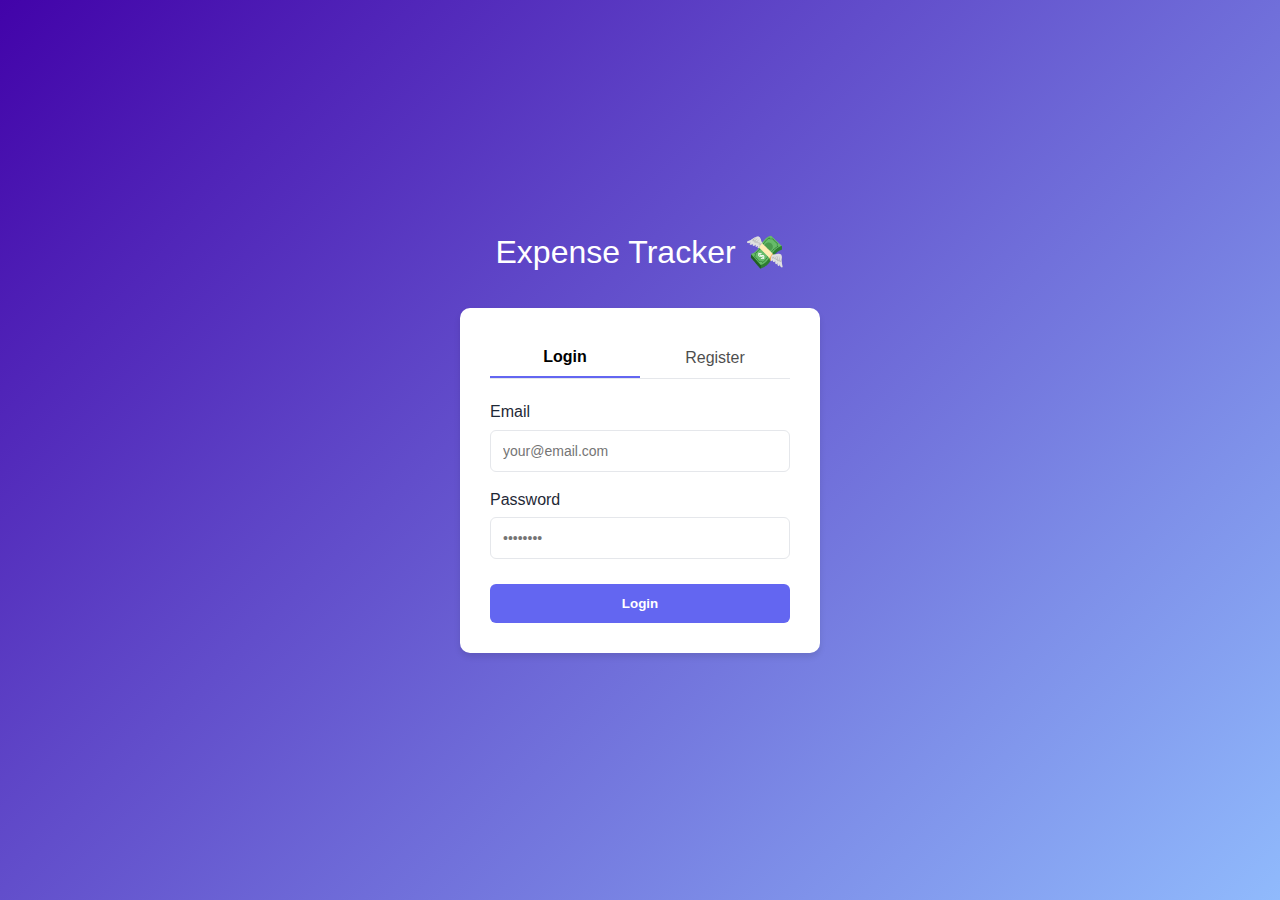
<file: contact.html>
<!DOCTYPE html>
<html lang="en">
<head>
  <meta charset="UTF-8">
  <meta name="viewport" content="width=device-width, initial-scale=1.0">
  <title>Contact Us - Expense Tracker 💸</title>
  <link rel="stylesheet" href="style.css">
  <style>
    .contact-container {
      max-width: 800px;
      margin: 0 auto;
    }

    .contact-form {
      display: grid;
      grid-template-columns: 1fr 1fr;
      gap: 20px;
    }
    
    .form-group.full-width {
      grid-column: span 2;
    }
    
    .form-group textarea {
      min-height: 150px;
      resize: vertical;
    }
    
    .contact-info {
      margin-top: 40px;
      display: grid;
      grid-template-columns: repeat(3, 1fr);
      gap: 20px;
    }
    
    .contact-card {
      text-align: center;
      padding: 20px;
      background-color: var(--light);
      border-radius: 8px;
    }
    
    .contact-card i {
      font-size: 24px;
      color: var(--primary);
      margin-bottom: 10px;
    }
    
    .contact-card h3 {
      margin-bottom: 10px;
      color: var(--dark);
    }
    
    .contact-card p {
      color: var(--gray);
    }
    
    .submit-btn {
      background-color: var(--primary);
      color: white;
      border: none;
      padding: 12px 20px;
      border-radius: 5px;
      cursor: pointer;
      font-size: 16px;
      font-weight: 500;
      transition: background-color 0.3s;
      width: 100%;
    }
    
    .submit-btn:hover {
      background-color: var(--primary-light);
    }
    
    @media (max-width: 768px) {
      .contact-form {
        grid-template-columns: 1fr;
      }
      
      .form-group.full-width {
        grid-column: span 1;
      }
      
      .contact-info {
        grid-template-columns: 1fr;
      }
    }
  </style>
</head>
<body>
  <!-- Navigation -->
  <nav class="navbar">
    <div class="container">
        <div class="mobile-menu-toggle">
           <span></span>
           <span></span>
           <span></span>
       </div>
      <a href="index.html" class="navbar-brand">
        <span class="logo-icon">💸</span> Expense Tracker
      </a>
      <ul class="navbar-nav">
        <li class="nav-item"><a href="index.html" class="nav-link">Dashboard</a></li>
        <li class="nav-item"><a href="about.html" class="nav-link">About</a></li>
        <li class="nav-item"><a href="blog.html" class="nav-link">Blog</a></li>
        <li class="nav-item"><a href="contact.html" class="nav-link active">Contact</a></li>
      </ul>
      <div class="user-menu">
        <div class="avatar">
          <span id="avatar-letter">U</span>
        </div>
        <div class="dropdown-menu">
          <span id="username">User</span>
          <button id="logout-btn" class="btn-logout">Logout</button>
        </div>
      </div>
    </div>
  </nav>

  <div class="container">
    <div class="contact-container">
      <div class="page-header">
        <h1>Contact Us</h1>
        <p>Have questions or feedback? <br> We'd love to hear from you!</p>
      </div>
      
      <div class="card">
        <form id="contact-form" class="contact-form">
          <div class="form-group">
            <label for="name">Name</label>
            <input type="text" id="name" name="name" class="form-control" required>
          </div>
          
          <div class="form-group">
            <label for="email">Email</label>
            <input type="email" id="email" name="email" class="form-control" required>
          </div>
          
          <div class="form-group">
            <label for="phone">Phone (Optional)</label>
            <input type="tel" id="phone" name="phone" class="form-control">
          </div>
          
          <div class="form-group">
            <label for="subject">Subject</label>
            <select id="subject" name="subject" class="form-control">
              <option value="general">General Inquiry</option>
              <option value="support">Technical Support</option>
              <option value="feedback">Feedback</option>
              <option value="feature">Feature Request</option>
            </select>
          </div>
          
          <div class="form-group full-width">
            <label for="message">Message</label>
            <textarea id="message" name="message" class="form-control" required></textarea>
          </div>
          
          <div class="form-group full-width">
            <button type="submit" class="submit-btn">Send Message</button>
          </div>
        </form>
      </div>
      
      <div class="contact-info">
        <div class="contact-card">
          <i>📧</i>
          <h3>Email</h3>
          <p>support@expensetracker.com</p>
        </div>
        
        <div class="contact-card">
          <i>📞</i>
          <h3>Phone</h3>
          <p>+1 (555) 123-4567</p>
        </div>
        
        <div class="contact-card">
          <i>📍</i>
          <h3>Address</h3>
          <p>123 Finance Street<br>Budget City, BC 10101</p>
        </div>
      </div>
    </div>
  </div>

  <div id="toast" class="toast"></div>
  <script src="script.js"></script>
  <script>
    document.addEventListener('DOMContentLoaded', function() {
      // Contact form submission
      const contactForm = document.getElementById('contact-form');
      if (contactForm) {
        contactForm.addEventListener('submit', function(e) {
          e.preventDefault();
          
          // Get form values
          const name = document.getElementById('name').value;
          const email = document.getElementById('email').value;
          const subject = document.getElementById('subject').value;
          const message = document.getElementById('message').value;
          
          
          // Get current user
          const currentUser = JSON.parse(localStorage.getItem('currentUser'));
          
          // Create a message object to store in localStorage
          const contactMessage = {
            id: Date.now(),
            name,
            email,
            subject,
            message,
            date: new Date().toISOString(),
            user: currentUser ? currentUser.email : 'anonymous'
          };
          
          // Get existing messages or create empty array
          const messages = JSON.parse(localStorage.getItem('contactMessages')) || [];
          
          // Add new message
          messages.push(contactMessage);
          
          // Save to localStorage
          localStorage.setItem('contactMessages', JSON.stringify(messages));
          
          // Show success message
          showToast('Message sent successfully! We\'ll get back to you soon.');
          
          // Reset form
          contactForm.reset();
        });
      }
      
      // Toast notification function
      function showToast(message, duration = 3000) {
        const toast = document.getElementById('toast');
        if (!toast) return;
        
        toast.textContent = message;
        toast.classList.add('show');
        
        setTimeout(() => {
          toast.classList.remove('show');
        }, duration);
      }
    });
  </script>
</body>
</html>
</file>
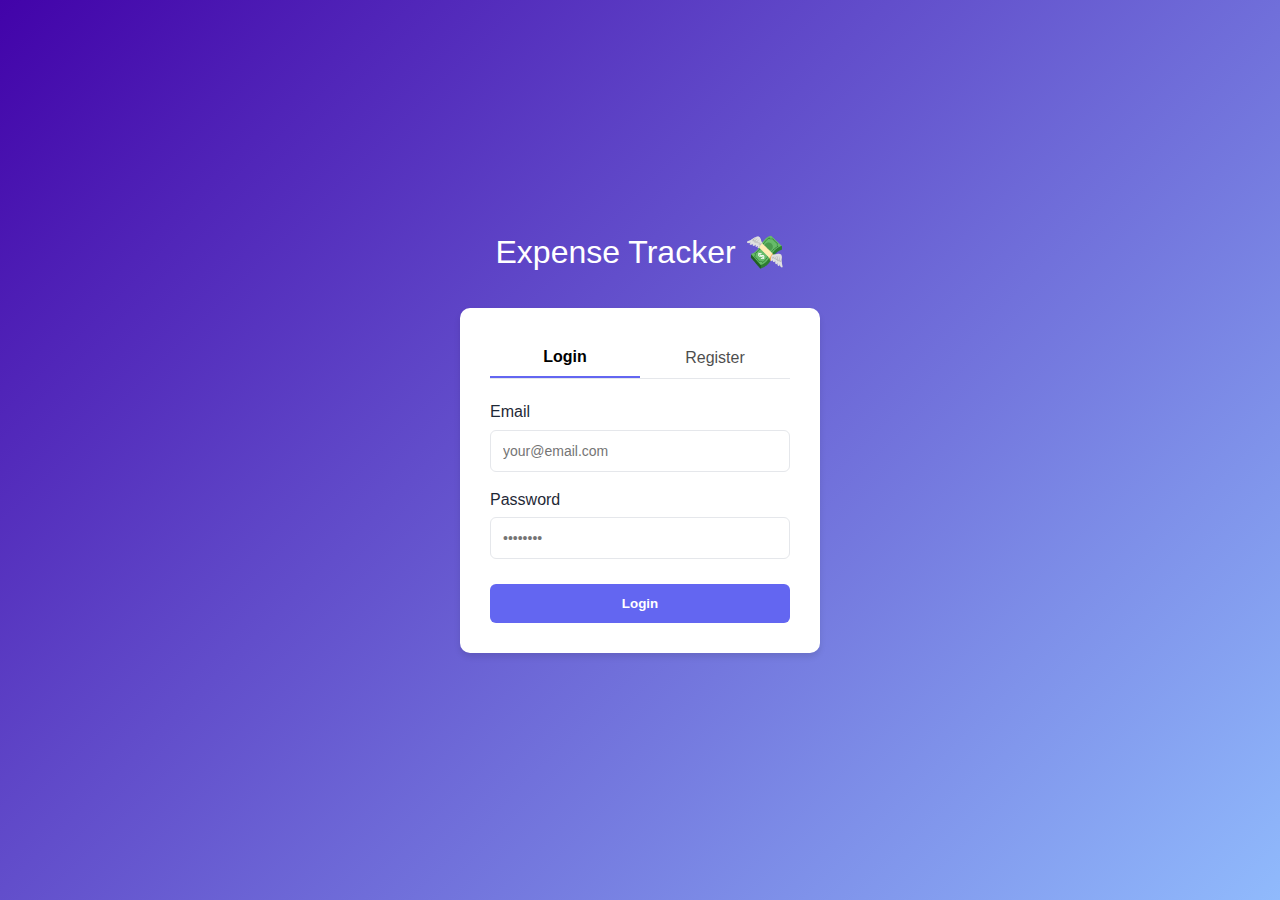
<file: login.html>
<!DOCTYPE html>
<html lang="en">
  <head>
    <meta charset="UTF-8" />
    <meta name="viewport" content="width=device-width, initial-scale=1.0" />
    <title>Login - Expense Tracker 💸</title>
    <link rel="stylesheet" href="login.css" />
  </head>
  <body>
    <div class="container">
      <div class="logo">Expense Tracker 💸</div>

      <div class="card">
        <div class="auth-tabs">
          <button class="auth-tab active" data-tab="login">Login</button>
          <button class="auth-tab" data-tab="register">Register</button>
        </div>

        <div id="alert" class="alert"></div>

        <div id="login-form" class="auth-form active">
          <form id="login-form-element">
            <div class="form-group">
              <label for="login-email">Email</label>
              <input
                type="email"
                id="login-email"
                class="form-control"
                placeholder="your@email.com"
                required
              />
            </div>
            <div class="form-group">
              <label for="login-password">Password</label>
              <input
                type="password"
                id="login-password"
                class="form-control"
                placeholder="••••••••"
                required
              />
            </div>
            <button type="submit" class="btn btn-primary">Login</button>
          </form>
        </div>

        <div id="register-form" class="auth-form">
          <form id="register-form-element">
            <div class="form-group">
              <label for="register-name">Your Name</label>
              <input
                type="text"
                id="register-name"
                class="form-control"
                placeholder="Brown Code"
                required
              />
            </div>
            <div class="form-group">
              <label for="register-email">Email</label>
              <input
                type="text"
                id="register-email"
                class="form-control"
                placeholder="your@email.com"
                required
              />
            </div>
            <div class="form-group">
              <label for="register-password">Password</label>
              <input
                type="password"
                id="register-password"
                class="form-control"
                placeholder="••••••••"
                required
              />
            </div>
            <button type="submit" class="btn btn-primary">Register</button>
          </form>
        </div>
      </div>
    </div>

    <script>
      document.addEventListener("DOMContentLoaded", function () {
        //Elements
        const authTabs = document.querySelectorAll(".auth-tab");
        const authForms = document.querySelectorAll(".auth-form");
        const loginForm = document.getElementById("login-form-element");
        const registerForm = document.getElementById("register-form-element");
        const alertBox = document.getElementById("alert");

        //Check if user is already logged in
        const currentUser = JSON.parse(localStorage.getItem("currentUser"));
        if (currentUser) {
          //redirect to main app
          window.location.href = "index.html";
        }

        //Tab switching
        authTabs.forEach((tab) => {
          tab.addEventListener("click", () => {
            //remove active class from all tabs and forms
            authTabs.forEach((t) => t.classList.remove("active"));
            authForms.forEach((f) => f.classList.remove("active"));

            //add active tabs to clicked tab and corresponding form
            tab.classList.add("active");
            const formId = tab.getAttribute("data-tab") + "-form";
            document.getElementById(formId).classList.add("active");

            //Hide any alert
            hideAlert();
          });
        });

        //Register Form Submission

        registerForm.addEventListener("submit", (e) => {
          e.preventDefault();

          const name = document.getElementById("register-name").value.trim();
          const email = document.getElementById("register-email").value.trim();
          const password = document.getElementById("register-password").value;

          //Get existing users or create empty array

          const users = JSON.parse(localStorage.getItem("users")) || [];

          //check if email already exist

          if (users.some((user) => user.email === email)) {
            showAlert("Email already registered", "danger");
            return;
          }

          //Create new user

          const newUser = {
            id: Date.now(),
            name,
            email,
            password,
            profilePic: "",
            avatarLetter: name.charAt(0).toUpperCase(),
          };

          //Add to users array
          users.push(newUser);

          //save to localStorage
          localStorage.setItem("users", JSON.stringify(users));
          localStorage.setItem("currentUser", JSON.stringify(newUser));

          showAlert("Registration Successful! Redirecting...", "success");

          //Redirect to main app after a short delay
          setTimeout(() => {
            window.location.href = "index.html";
          }, 1500);
        });

        //Login form submission
        loginForm.addEventListener("submit", (e) => {
          e.preventDefault();

          const email = document.getElementById("login-email").value.trim();
          const password = document.getElementById("login-password").value;

          //Get users from localStorage
          const users = JSON.parse(localStorage.getItem("users")) || [];

          //Find user with matching email and password
          const user = users.find(
            (u) => u.email === email && u.password === password
          );

          if (user) {
            //save current user to localStorage
            localStorage.setItem("currentUser", JSON.stringify(user));

            showAlert("Login successful! Redirecting...", "success");

            //Redirect to main app after a short delay
            setTimeout(() => {
              window.location.href = "index.html";
            }, 1500);
          } else {
            showAlert("Invalid email or password", "danger");
          }
        });

        //Helper Functions
        function showAlert(message, type) {
          alertBox.textContent = message;
          alertBox.className = `alert alert-${type}`;
          alertBox.style.display = "block";
        }

        function hideAlert() {
          alertBox.style.display = "none";
        }
      });
    </script>
  </body>
</html>
</file>
<file: style.css>
:root {
  --primary: #6366f1;
  --primary-light: #818cf8;
  --secondary: #10b981;
  --danger: #ef4444;
  --warning: #f59e0b;
  --info: #3b82f6;
  --light: #f3f4f6;
  --dark: #1f2937;
  --gray: #9ca3af;
}

* {
  margin: 0;
  padding: 0;
  box-sizing: border-box;
  font-family: "Segoe UI", Tahoma, Geneva, Verdana, sans-serif;
}

body {
  background-color: #f9fafb;
  color: var(--dark);
  line-height: 1.6;
  min-height: 100vh;
  display: flex;
  flex-direction: column;
}

.container {
  width: 100%;
  max-width: 1200px;
  margin: 0 auto;
  padding: 20px;
  box-sizing: border-box;
}

.navbar {
  background-color: white;
  box-shadow: 0 2px 10px rgba(0, 0, 0, 0.1);
  padding: 15px 0;
  position: sticky;
  top: 0;
  z-index: 1000;
  width: 100%;
  margin-bottom: 30px;
}

.navbar .container {
  display: flex;
  align-items: center;
  justify-content: space-between;
  max-width: 1200px;
  margin: 0 auto;
  padding: 0 20px;
}

.navbar-brand {
  display: flex;
  align-items: center;
  font-size: 20px;
  font-weight: 700;
  color: var(--primary);
  text-decoration: none;
  margin-right: auto;
}

.logo-icon {
  margin-right: 8px;
  font-size: 24px;
}

.navbar-nav {
  display: flex;
  list-style: none;
  margin: 0;
  padding: 0;
  margin-right: 25px;
}

.nav-item {
  margin: 0 5px;
}

.nav-link {
  color: var(--dark);
  text-decoration: none;
  padding: 8px 15px;
  border-radius: 5px;
  transition: all 0.3s ease;
}

.nav-link:hover {
  background-color: var(--light);
  color: var(--primary);
}

.nav-link.active {
  background-color: var(--primary-light);
  color: var(--primary);
  font-weight: 500;
}

.mobile-menu-toggle {
  display: none;
  flex-direction: column;
  justify-content: space-between;
  width: 30px;
  height: 21px;
  cursor: pointer;
  z-index: 1001;
}

.mobile-menu-toggle span {
  display: block;
  height: 3px;
  width: 100%;
  background-color: var(--primary);
  border-radius: 3px;
  transition: all 0.3s ease;
}

.user-menu {
  display: flex;
  align-items: center;
  position: relative;
}

.avatar {
  width: 40px;
  height: 40px;
  border-radius: 50%;
  background-color: var(--primary);
  display: flex;
  align-items: center;
  justify-content: center;
  color: white;
  font-weight: 600;
  cursor: pointer;
}

.dropdown-menu {
  display: none;
  position: absolute;
  top: 50px;
  right: 0;
  background-color: white;
  border-radius: 5px;
  box-shadow: 0 2px 10px rgba(0, 0, 0, 0.1);
  padding: 15px;
  min-width: 150px;
  z-index: 1000;
  transition: opacity 0.3s;
  opacity: 0;
  visibility: hidden;
}

.user-menu:hover .dropdown-menu {
  display: block;
  opacity: 1;
  visibility: visible;
}

.user-menu::after {
  content: '';
  position: absolute;
  top: 40px; 
  left: 0;
  width: 100%;
  height: 20px; 
  background-color: transparent;
}

.dropdown-menu span {
  display: block;
  margin-bottom: 10px;
  font-weight: 500;
  color: var(--dark);
}

/* Main content container */
.main-container {
  max-width: 1200px;
  margin: 0 auto;
  padding: 0 20px;
}

/* About, Blog, Contact page styles */
.page-header {
  text-align: center !important;
  margin-bottom: 30px;
}

.page-header h1 {
  text-align: center !important;
  color: var(--primary);
  margin-bottom: 10px;
  font-size: 32px;
}

.page-header p {
  text-align: center !important;
  color: var(--dark);
  font-size: 18px;
  max-width: 700px;
  margin: 0 auto;
}

.section {
  margin-bottom: 40px;
}

.section h2 {
  text-align: center !important;
  color: var(--primary);
  margin-bottom: 15px;
  border-bottom: 2px solid var(--light);
  padding-bottom: 10px;
}

.section p {
  line-height: 1.6;
  color: var(--dark);
  margin-bottom: 15px;
}

.app-header {
  display: flex;
  justify-content: space-between;
  align-items: center;
  margin-bottom: 30px;
  padding-bottom: 15px;
  border-bottom: 1px solid #e5e7eb;
}

h1 {
  color: var(--primary);
  font-size: 28px;
  /*display: flex;*/
  align-items: center;
  gap: 10px;
}

.money-icon {
  font-size: 24px;
}

.user-profile {
  display: flex;
  align-items: center;
  gap: 15px;
}

.user-avatar {
  width: 40px;
  height: 40px;
  border-radius: 50%;
  background-color: var(--primary);
  display: flex;
  align-items: center;
  justify-content: center;
  color: white;
  font-weight: bold;
  font-size: 18px;
  cursor: pointer;
}

.btn-logout {
  margin-left: 10px;
  padding: 8px 15px;
  background-color: var(--primary);
  color: white;
  border: none;
  border-radius: 6px;
  cursor: pointer;
  font-size: 14px;
  font-weight: 600;
}

.btn-logout:hover {
  background-color: var(--primary-light);
}


/* Dashboard cards - FIXED to have equal width and height */
.dashboard {
  display: grid;
  grid-template-columns: repeat(2, 1fr);
  gap: 20px;
  margin-bottom: 30px;
}

.card {
  background-color: white;
  border-radius: 10px;
  box-shadow: 0 4px 6px rgba(0, 0, 0, 0.05);
  padding: 20px;
}

/* Make both cards in the dashboard have the same height */
.dashboard .card {
  height: 350px;
  display: flex;
  flex-direction: column;
}

.summary-card {
  justify-content: space-between;
}

.summary-header {
  display: flex;
  justify-content: space-between;
  align-items: center;
}

.total-amount {
  font-size: 42px;
  font-weight: bold;
  color: var(--dark);
  margin: 20px 0 10px;
}

.btn {
  padding: 12px 20px;
  border: none;
  border-radius: 6px;
  font-weight: 600;
  cursor: pointer;
  transition: all 0.2s ease;
  margin-top: auto;
}

.btn-primary {
  background-color: var(--primary);
  color: white;
}

.btn-primary:hover {
  background-color: var(--primary-light);
}

/* Form styles */
.form-group {
  margin-bottom: 15px;
}

.form-group label {
  display: block;
  margin-bottom: 5px;
  font-weight: 500;
}

.form-control {
  width: 100%;
  padding: 10px;
  border: 1px solid #e5e7eb;
  border-radius: 6px;
  font-size: 14px;
}

.form-actions {
  display: flex;
  gap: 10px;
  margin-top: 20px;
}

.btn-secondary {
  background-color: #e5e7eb;
  color: var(--dark);
}

.btn-secondary:hover {
  background-color: #d1d5db;
}

/* Chart container - FIXED to fit properly in the card */
.chart-container {
  flex: 1;
  display: flex;
  flex-direction: column;
  align-items: center;
  justify-content: center;
  margin-top: 20px;
}

.pie-chart {
  width: 180px;
  height: 180px;
  border-radius: 50%;
}

.legend-item {
  display: flex;
  align-items: center;
  gap: 5px;
  font-size: 14px;
}

.legend-color {
  width: 12px;
  height: 12px;
  border-radius: 2px;
}

#date-range-picker {
  background-color: white;
  border-radius: 10px;
  box-shadow: 0 4px 6px rgba(0, 0, 0, 0.05);
  padding: 20px;
  margin-bottom: 20px;
}

#date-range-picker h3 {
  margin-bottom: 15px;
  font-weight: 600;
}

.date-range-form {
  display: flex;
  gap: 15px;
  flex-wrap: wrap;
}

.date-range-form .form-group {
  flex: 1;
  min-width: 200px;
}

.date-range-form button {
  align-self: flex-end;
}

body.loading {
  cursor: progress;
}

body.loading::after {
  content: '';
  position: fixed;
  top: 0;
  left: 0;
  width: 100%;
  height: 100%;
  background-color: rgba(255, 255, 255, 0.7);
  display: flex;
  align-items: center;
  justify-content: center;
  z-index: 1000;
}

.loading-indicator {
  position: fixed;
  top: 0;
  left: 0;
  width: 100%;
  height: 100%;
  background-color: rgba(255, 255, 255, 0.8);
  display: flex;
  flex-direction: column;
  align-items: center;
  justify-content: center;
  z-index: 1000;
}

.spinner {
  width: 40px;
  height: 40px;
  border: 4px solid var(--light);
  border-top: 4px solid var(--primary);
  border-radius: 50%;
  animation: spin 1s linear infinite;
  margin-bottom: 10px;
}

@keyframes spin {
  0% { transform: rotate(0deg); }
  100% { transform: rotate(360deg); }
}

.date-range-form {
  display: flex;
  gap: 15px;
  align-items: flex-end;
}

#date-range-picker h3 {
  margin-bottom: 15px;
}


.expenses-list {
  margin-top: 30px;
}

.expenses-header {
  display: flex;
  justify-content: space-between;
  align-items: center;
  margin-bottom: 15px;
}

.filter-container {
  display: flex;
  gap: 10px;
}

.filter-select {
  padding: 8px 12px;
  border-radius: 6px;
  border: 1px solid #e5e7eb;
  background-color: white;
  cursor: pointer;
}

table {
  width: 100%;
  border-collapse: collapse;
}

th,
td {
  padding: 15px;
  text-align: left;
  border-bottom: 1px solid #e5e7eb;
}

th {
  background-color: var(--light);
  font-weight: 600;
}

tr:hover {
  background-color: #f9fafb;
}

input[type="date"] {
  padding: 10px;
  border-radius: 6px;
  border: 1px solid #e5e7eb;
  font-size: 14px;
}

.category-badge {
  padding: 6px 12px;
  border-radius: 20px;
  font-size: 14px;
  font-weight: 600;
  color: white;
  display: inline-block;
}

.food {
  background-color: #6366f1;
}

.transport {
  background-color: #10b981;
}

.entertainment {
  background-color: #3b82f6;
}

.rent {
  background-color: #f59e0b;
}

.other {
  background-color: #1465e8; /* This is the blue color */
}

.action-buttons {
  display: flex;
  gap: 10px;
}

.btn-icon {
  cursor: pointer;
  font-size: 18px;
}

.empty-state {
  text-align: center;
  padding: 30px;
  color: var(--gray);
  font-style: italic;
}

.toast {
  position: fixed;
  bottom: 30px;
  right: 30px;
  background-color: #323232;
  color: white;
  padding: 14px 20px;
  border-radius: 6px;
  box-shadow: 0 4px 12px rgba(0, 0, 0, 0.2);
  opacity: 0;
  transform: translateY(20px);
  transition: opacity 0.3s ease, transform 0.3s ease;
  z-index: 1000;
  font-size: 14px;
  pointer-events: none;
}

.toast.show {
  opacity: 1;
  transform: translateY(0);
  pointer-events: auto;
  cursor: pointer;
}

/*Mobile responsive styles*/
@media (max-width: 768px) {
  .mobile-menu-toggle {
    display: flex;
  }

  .navbar-brand {
    margin: 0 auto 0 0;
  }

  .navbar .container {
    padding: 15px 20px;
    flex-wrap: nowrap;
  }

  .navbar-nav {
    position: fixed;
    top: 0;
    left: -100%;
    width: 250px;
    height: 100vh;
    background-color: white;
    flex-direction: column;
    padding: 80px 20px 20px;
    margin: 0;
    box-shadow: 2px 0 10px rgba(0, 0, 0, 0.1);
    transition: left 0.3s ease;
    z-index: 1000;
  }

  .navbar-nav.active {
    left: 0;
  }

  .nav-item {
    margin: 10px 0;
    width: 100%;
  }

  .nav-link {
    display: block;
    padding: 12px 15px;
    width: 100%;
  }

  .user-menu {
    margin-left: auto;
  }

  .dropdown-menu {
    position: fixed;
    top: auto;
    bottom: 70px;
    right: 20px;
  }

  .menu-overlay {
    display: none;
    position: fixed;
    top: 0;
    left: 0;
    width: 100%;
    height: 100%;
    background-color: rgba(0, 0, 0, 0.5);
    z-index: 999;
  }

  .menu-overlay.active {
    display: block;
  }
}

/* Responsive Navigation */
@media (max-width: 768px) {
  .navbar .container {
    flex-wrap: wrap;
  }
  
  .navbar-brand {
    margin-bottom: 10px;
  }
  
  .navbar-nav {
    margin: 10px 0;
    flex-wrap: wrap;
    justify-content: center;
    width: 100%;
  }
  
  .nav-item {
    margin: 5px;
  }
}

/* Responsive styles */
@media (max-width: 768px) {
  .dashboard {
    grid-template-columns: 1fr;
  }

  .dashboard .card {
    height: auto;
    min-height: 250px;
  }

  .expenses-header {
    flex-direction: column;
    align-items: flex-start;
    gap: 10px;
  }

  .filter-container {
    width: 100%;
  }

  .date-range-form {
    flex-direction: column;
  }
  
  .date-range-form button {
    width: 100%;
    margin-top: 10px;
  }

}
</file>
<file: login.css>
:root {
  --primary: #6366f1;
  --primary-light: #818cf8;
  --secondary: #10b981;
  --danger: #ef4444;
  --warning: #f59e0b;
  --info: #3b82f6;
  --light: #f3f4f6;
  --dark: #1f2937;
  --gray: #9ca3af;
}

* {
  margin: 0;
  padding: 0;
  box-sizing: border-box;
  font-family: "Segoe UI", Tahoma, Geneva, Verdana, sans-serif;
}

body {
  background: linear-gradient(135deg, #4203a9, #90bafc);
  color: white;
  line-height: 1.6;
  display: flex;
  justify-content: center;
  align-items: center;
  min-height: 100vh;
}

.container {
  width: 100%;
  max-width: 400px;
  padding: 20px;
}

.logo {
  text-align: center;
  margin-bottom: 30px;
  font-size: 32px;
  color: white;
  display: flex;
  align-items: center;
  justify-content: center;
  gap: 10px;
}

.card {
  background-color: white;
  border-radius: 10px;
  box-shadow: 0 4px 6px rgba(0, 0, 0, 0.1);
  padding: 30px;
  margin-bottom: 20px;
}

.auth-tabs {
  display: flex;
  margin-bottom: 20px;
  border-bottom: 1px solid #e5e7eb;
}

.auth-tab {
  background: none;
  border: none;
  padding: 10px 20px;
  font-size: 16px;
  cursor: pointer;
  opacity: 0.7;
  flex: 1;
  text-align: center;
}

.auth-tab.active {
  opacity: 1;
  border-bottom: 2px solid var(--primary);
  font-weight: 600;
}

.auth-form {
  display: none;
}

.auth-form.active {
  display: block;
}

.auth-form h2 {
  margin-bottom: 20px;
  color: var(--dark);
  text-align: center;
}

.form-group {
  margin-bottom: 15px;
}

.form-group label {
  display: block;
  margin-bottom: 5px;
  font-weight: 500;
  color: var(--dark);
}

.form-control {
  width: 100%;
  padding: 12px;
  border: 1px solid #e5e7eb;
  border-radius: 6px;
  font-size: 14px;
  transition: border-color 0.2s;
}

.form-control:focus {
  outline: none;
  border-color: var(--primary);
}

.btn {
  padding: 12px 20px;
  border: none;
  border-radius: 6px;
  font-weight: 600;
  cursor: pointer;
  transition: all 0.2s ease;
  width: 100%;
  margin-top: 10px;
}

.btn-primary {
  background-color: var(--primary);
  color: white;
}

.btn-primary:hover {
  background-color: var(--primary-light);
}

.alert {
  padding: 10px 15px;
  border-radius: 6px;
  margin-bottom: 15px;
  display: none;
}

.alert-danger {
  background-color: #fee2e2;
  color: var(--danger);
  border: 1px solid #fecaca;
}

.alert-success {
  background-color: #d1fae5;
  color: var(--secondary);
  border: 1px solid #a7f3d0;
}
</file>
